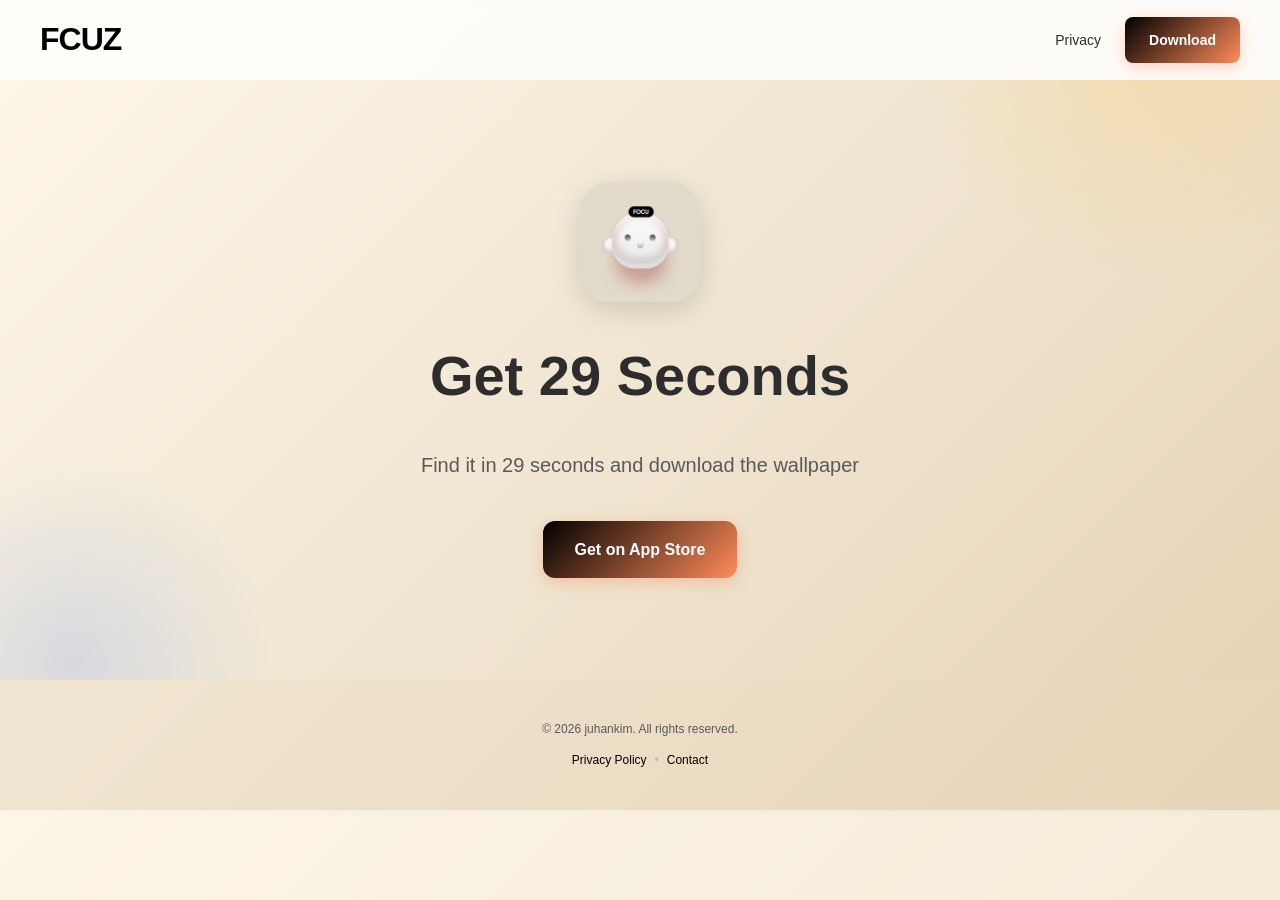
<file: index.html>
<!DOCTYPE html>
<html lang="ko">
<head>
    <meta charset="UTF-8">
    <meta name="viewport" content="width=device-width, initial-scale=1.0">
    <meta name="google-site-verification" content="google.com, pub-4365481750886896, DIRECT, f08c47fec0942fa0">
    <title>29sec - Creative Wallpapers in 30 Seconds</title>
    <link rel="stylesheet" href="styles.css">
<!-- </head> -->
<body>
    <!-- Header -->
    <header class="header">
        <div class="logo">FCUZ</div>
        <nav class="nav">
            <a href="privacy.html" class="nav-link">Privacy</a>
            <a href="https://apps.apple.com/us/app/29sec/id6760794251" target="_blank" class="btn-download">Download</a>
        </nav>
    </header>

    <!-- Hero Section -->
    <section class="hero">
        <img src="app-icon.png" alt="29sec app icon" class="hero-icon">
        <h1 class="hero-title">Get 29 Seconds</h1>
        <p class="hero-subtitle">Find it in 29 seconds and download the wallpaper</p>
        <div class="cta-buttons">
            <a href="https://apps.apple.com/us/app/29sec/id6760794251" target="_blank" class="btn btn-primary">Get on App Store</a>
        </div>
    </section>

    <!-- Features Section -->
    <!-- <section class="features">
        <h2 class="features-title">Why You'll Love 29sec</h2>
        <div class="feature-grid">
            <div class="feature-card">
                <div class="feature-icon">✨</div>
                <h3 class="feature-card-title">Beautiful Designs</h3>
                <p class="feature-card-desc">Hand-crafted wallpapers created by talented artists</p>
            </div>
            <div class="feature-card">
                <div class="feature-icon">⚡</div>
                <h3 class="feature-card-title">Super Quick</h3>
                <p class="feature-card-desc">Download and set your new wallpaper in seconds</p>
            </div>
            <div class="feature-card">
                <div class="feature-icon">🎨</div>
                <h3 class="feature-card-title">Your Style</h3>
                <p class="feature-card-desc">Explore thousands of unique designs for every mood</p>
            </div>
        </div>
    </section> -->


    <!-- Footer -->
    <footer class="footer">
        <div class="footer-content">
            <p class="footer-text">© 2026 juhankim. All rights reserved.</p>
            <div class="footer-links">
                <a href="privacy.html" class="footer-link">Privacy Policy</a>
                <p class="footer-divider">•</p>
                <a href="mailto:juhanoffice@icloud.com" class="footer-link">Contact</a>
            </div>
        </div>
    </footer>
</body>
</html>
</file>
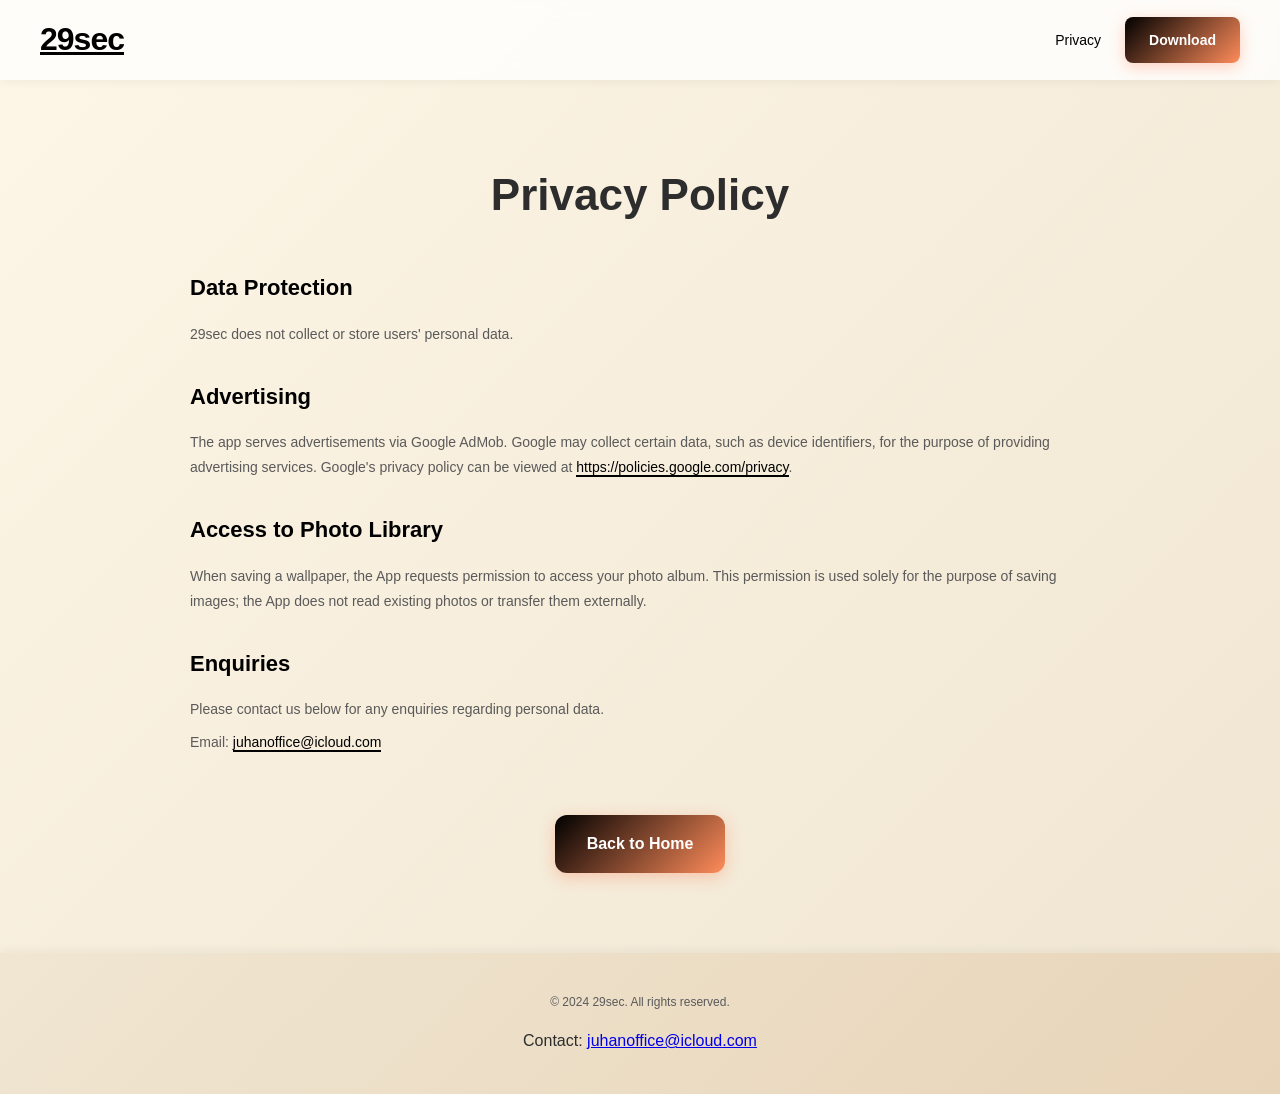
<file: privacy.html>
<!DOCTYPE html>
<html lang="ko">
<head>
    <meta charset="UTF-8">
    <meta name="viewport" content="width=device-width, initial-scale=1.0">
    <title>Privacy Policy - 29sec</title>
    <link rel="stylesheet" href="styles.css">
</head>
<body>
    <!-- Header -->
    <header class="header">
        <a href="index.html" class="logo">29sec</a>
        <nav class="nav">
            <a href="privacy.html" class="nav-link active">Privacy</a>
            <a href="https://apps.apple.com/us/app/29sec/id6760794251" target="_blank" class="btn-download">Download</a>
        </nav>
    </header>

    <!-- Privacy Policy Section -->
    <section class="privacy">
        <div class="privacy-container">
            <h1 class="privacy-title">Privacy Policy</h1>

            <div class="privacy-content">
                <div class="privacy-item">
                    <h2 class="privacy-item-title">Data Protection</h2>
                    <p class="privacy-item-text">29sec does not collect or store users' personal data.</p>
                </div>

                <div class="privacy-item">
                    <h2 class="privacy-item-title">Advertising</h2>
                    <p class="privacy-item-text">The app serves advertisements via Google AdMob. Google may collect certain data, such as device identifiers, for the purpose of providing advertising services. Google's privacy policy can be viewed at <a href="https://policies.google.com/privacy" target="_blank">https://policies.google.com/privacy</a>.</p>
                </div>

                <div class="privacy-item">
                    <h2 class="privacy-item-title">Access to Photo Library</h2>
                    <p class="privacy-item-text">When saving a wallpaper, the App requests permission to access your photo album. This permission is used solely for the purpose of saving images; the App does not read existing photos or transfer them externally.</p>
                </div>

                <div class="privacy-item">
                    <h2 class="privacy-item-title">Enquiries</h2>
                    <p class="privacy-item-text">Please contact us below for any enquiries regarding personal data.</p>
                    <p class="privacy-item-text">Email: <a href="mailto:juhanoffice@icloud.com">juhanoffice@icloud.com</a></p>
                </div>
            </div>

            <div class="privacy-footer">
                <a href="index.html" class="btn btn-primary">Back to Home</a>
            </div>
        </div>
    </section>

    <!-- Footer -->
    <footer class="footer">
        <p class="footer-text">© 2024 29sec. All rights reserved.</p>
        <p class="footer-email">Contact: <a href="mailto:juhanoffice@icloud.com">juhanoffice@icloud.com</a></p>
    </footer>
</body>
</html>
</file>
<file: styles.css>
* {
    margin: 0;
    padding: 0;
    box-sizing: border-box;
}

body {
    font-family: 'Inter', -apple-system, BlinkMacSystemFont, 'Segoe UI', sans-serif;
    background: linear-gradient(135deg, #fdf5e6 0%, #f0e6d2 100%);
    color: #2d2d2d;
    line-height: 1.6;
}

/* Header */
.header {
    display: flex;
    justify-content: space-between;
    align-items: center;
    padding: 0 40px;
    height: 80px;
    background-color: rgba(255, 255, 255, 0.8);
    backdrop-filter: blur(10px);
    border-bottom: none;
    box-shadow: 0 2px 10px rgba(0, 0, 0, 0.05);
}

.logo {
    font-size: 32px;
    font-weight: 900;
    color: #000;
    letter-spacing: -1px;
}

.nav {
    display: flex;
    gap: 24px;
    align-items: center;
}

.nav-link {
    font-size: 14px;
    color: #2d2d2d;
    text-decoration: none;
    transition: color 0.3s ease;
    font-weight: 500;
}

.nav-link:hover {
    color: #000;
}

.nav-link.active {
    color: #000;
}

.btn-download {
    padding: 12px 24px;
    background: linear-gradient(135deg, #000 0%, #ff8c5a 100%);
    color: #ffffff;
    border-radius: 8px;
    font-size: 14px;
    font-weight: 600;
    text-decoration: none;
    transition: all 0.3s ease;
    box-shadow: 0 4px 15px rgba(255, 107, 61, 0.3);
}

.btn-download:hover {
    transform: translateY(-2px);
    box-shadow: 0 6px 20px rgba(255, 107, 61, 0.4);
}

/* Hero Section */
.hero {
    display: flex;
    flex-direction: column;
    align-items: center;
    justify-content: center;
    padding: 80px 120px;
    gap: 40px;
    min-height: 600px;
    background: linear-gradient(135deg, #fdf5e6 0%, #f0e6d2 50%, #e8d4b8 100%);
    position: relative;
    overflow: hidden;
}

.hero::before {
    content: '';
    position: absolute;
    top: -50%;
    right: -10%;
    width: 500px;
    height: 500px;
    background: radial-gradient(circle, rgba(255, 200, 100, 0.3) 0%, transparent 70%);
    border-radius: 50%;
    pointer-events: none;
}

.hero::after {
    content: '';
    position: absolute;
    bottom: -30%;
    left: -10%;
    width: 400px;
    height: 400px;
    background: radial-gradient(circle, rgba(100, 150, 255, 0.2) 0%, transparent 70%);
    border-radius: 50%;
    pointer-events: none;
}

.hero-title {
    font-size: 56px;
    font-weight: 900;
    text-align: center;
    max-width: 800px;
    color: #2d2d2d;
    position: relative;
    z-index: 1;
    line-height: 1.2;
}

.hero-icon {
    width: 120px;
    height: 120px;
    border-radius: 30px;
    object-fit: cover;
    box-shadow: 0 8px 30px rgba(0, 0, 0, 0.15);
    position: relative;
    z-index: 2;
    animation: float 3s ease-in-out infinite;
}

@keyframes float {
    0%, 100% {
        transform: translateY(0px);
    }
    50% {
        transform: translateY(-10px);
    }
}

.hero-subtitle {
    font-size: 20px;
    text-align: center;
    max-width: 700px;
    color: #5a5a5a;
    position: relative;
    z-index: 1;
}

.cta-buttons {
    display: flex;
    gap: 16px;
    justify-content: center;
    flex-wrap: wrap;
}

.btn {
    padding: 16px 32px;
    border-radius: 12px;
    font-size: 16px;
    font-weight: 700;
    border: none;
    cursor: pointer;
    text-decoration: none;
    display: inline-block;
    transition: all 0.3s ease;
    font-family: 'Inter', sans-serif;
    position: relative;
    z-index: 2;
}

.btn-primary {
    background: linear-gradient(135deg, #000 0%, #ff8c5a 100%);
    color: #ffffff;
    box-shadow: 0 4px 15px rgba(255, 107, 61, 0.3);
}

.btn-primary:hover {
    transform: translateY(-3px);
    box-shadow: 0 8px 25px rgba(255, 107, 61, 0.4);
}

.btn-secondary {
    background: linear-gradient(135deg, #6dd5ff 0%, #4eb7e8 100%);
    color: #ffffff;
    box-shadow: 0 4px 15px rgba(78, 183, 232, 0.3);
}

.btn-secondary:hover {
    transform: translateY(-3px);
    box-shadow: 0 8px 25px rgba(78, 183, 232, 0.4);
}

/* Features Section */
.features {
    display: flex;
    flex-direction: column;
    align-items: center;
    padding: 80px 120px;
    gap: 60px;
    background: linear-gradient(180deg, #f0e6d2 0%, #fdf5e6 100%);
}

.features-title {
    font-size: 44px;
    font-weight: 900;
    text-align: center;
    color: #2d2d2d;
}

.feature-grid {
    display: grid;
    grid-template-columns: repeat(auto-fit, minmax(300px, 1fr));
    gap: 40px;
    width: 100%;
    max-width: 1000px;
    justify-content: center;
}

.feature-card {
    padding: 32px;
    border-radius: 20px;
    background: linear-gradient(135deg, #ffffff 0%, #f5f0e8 100%);
    border: 2px solid #ffe0c8;
    display: flex;
    flex-direction: column;
    gap: 16px;
    transition: all 0.3s ease;
    box-shadow: 0 4px 15px rgba(0, 0, 0, 0.08);
}

.feature-card:hover {
    border-color: #ff8c5a;
    transform: translateY(-8px);
    box-shadow: 0 12px 30px rgba(255, 107, 61, 0.2);
}

.feature-icon {
    font-size: 48px;
    line-height: 1;
}

.feature-card-title {
    font-size: 20px;
    font-weight: 700;
    color: #2d2d2d;
}

.feature-card-desc {
    font-size: 14px;
    color: #5a5a5a;
}

/* Privacy Section */
.privacy {
    display: flex;
    flex-direction: column;
    align-items: center;
    padding: 80px 120px;
    gap: 32px;
    background: linear-gradient(135deg, #fdf5e6 0%, #f0e6d2 100%);
    min-height: calc(100vh - 240px);
}

.privacy-container {
    width: 100%;
    max-width: 900px;
}

.privacy-title {
    font-size: 44px;
    font-weight: 900;
    text-align: center;
    color: #2d2d2d;
    margin-bottom: 40px;
}

.privacy-content {
    display: flex;
    flex-direction: column;
    gap: 32px;
    width: 100%;
    margin-bottom: 40px;
}

.privacy-item {
    display: flex;
    flex-direction: column;
    gap: 8px;
}

.privacy-item-title {
    font-size: 22px;
    font-weight: 700;
    color: #000;
    margin-bottom: 8px;
}

.privacy-item-text {
    font-size: 14px;
    color: #5a5a5a;
    line-height: 1.8;
}

.privacy-item-text a {
    color: #000;
    text-decoration: none;
    border-bottom: 2px solid #000;
    transition: all 0.3s ease;
}

.privacy-item-text a:hover {
    color: #ff8c5a;
    border-bottom-color: #ff8c5a;
}

.privacy-footer {
    display: flex;
    justify-content: center;
    padding-top: 20px;
}

/* Footer */
.footer {
    display: flex;
    flex-direction: column;
    align-items: center;
    justify-content: center;
    padding: 40px 120px;
    gap: 16px;
    background: linear-gradient(135deg, #f0e6d2 0%, #e8d4b8 100%);
    border-top: none;
    box-shadow: 0 -2px 10px rgba(0, 0, 0, 0.05);
}

.footer-content {
    display: flex;
    flex-direction: column;
    align-items: center;
    gap: 12px;
}

.footer-text {
    font-size: 12px;
    color: #5a5a5a;
    font-weight: 500;
}

.footer-links {
    display: flex;
    align-items: center;
    gap: 8px;
    justify-content: center;
}

.footer-link {
    font-size: 12px;
    color: #000;
    text-decoration: none;
    transition: color 0.3s ease;
    font-weight: 500;
}

.footer-link:hover {
    color: #ff8c5a;
}

.footer-divider {
    font-size: 12px;
    color: #c0b8ac;
    margin: 0;
}

/* Responsive Design */
@media (max-width: 768px) {
    .header {
        padding: 0 20px;
        height: 70px;
    }

    .logo {
        font-size: 24px;
    }

    .nav {
        gap: 12px;
    }

    .hero {
        padding: 40px 20px;
        gap: 24px;
    }

    .hero-icon {
        width: 100px;
        height: 100px;
        border-radius: 24px;
    }

    .hero-title {
        font-size: 36px;
    }

    .hero-subtitle {
        font-size: 16px;
    }

    .features {
        padding: 40px 20px;
        gap: 40px;
    }

    .features-title {
        font-size: 28px;
    }

    .feature-grid {
        grid-template-columns: 1fr;
        gap: 20px;
    }

    .privacy {
        padding: 40px 20px;
        gap: 24px;
        min-height: calc(100vh - 220px);
    }

    .privacy-container {
        width: 100%;
    }

    .privacy-title {
        font-size: 28px;
        margin-bottom: 24px;
    }

    .privacy-content {
        gap: 24px;
        margin-bottom: 24px;
    }

    .footer {
        padding: 30px 20px;
    }

    .footer-links {
        flex-wrap: wrap;
    }

    .cta-buttons {
        flex-direction: column;
    }

    .btn {
        width: 100%;
        text-align: center;
    }
}

@media (max-width: 480px) {
    .header {
        padding: 0 16px;
    }

    .hero {
        padding: 30px 16px;
        min-height: auto;
    }

    .hero-icon {
        width: 80px;
        height: 80px;
        border-radius: 20px;
    }

    .hero-title {
        font-size: 28px;
    }

    .hero-subtitle {
        font-size: 14px;
    }

    .features {
        padding: 30px 16px;
    }

    .features-title {
        font-size: 24px;
    }

    .feature-card {
        padding: 20px;
    }

    .privacy {
        padding: 30px 16px;
    }

    .footer {
        padding: 20px 16px;
    }
}
</file>
